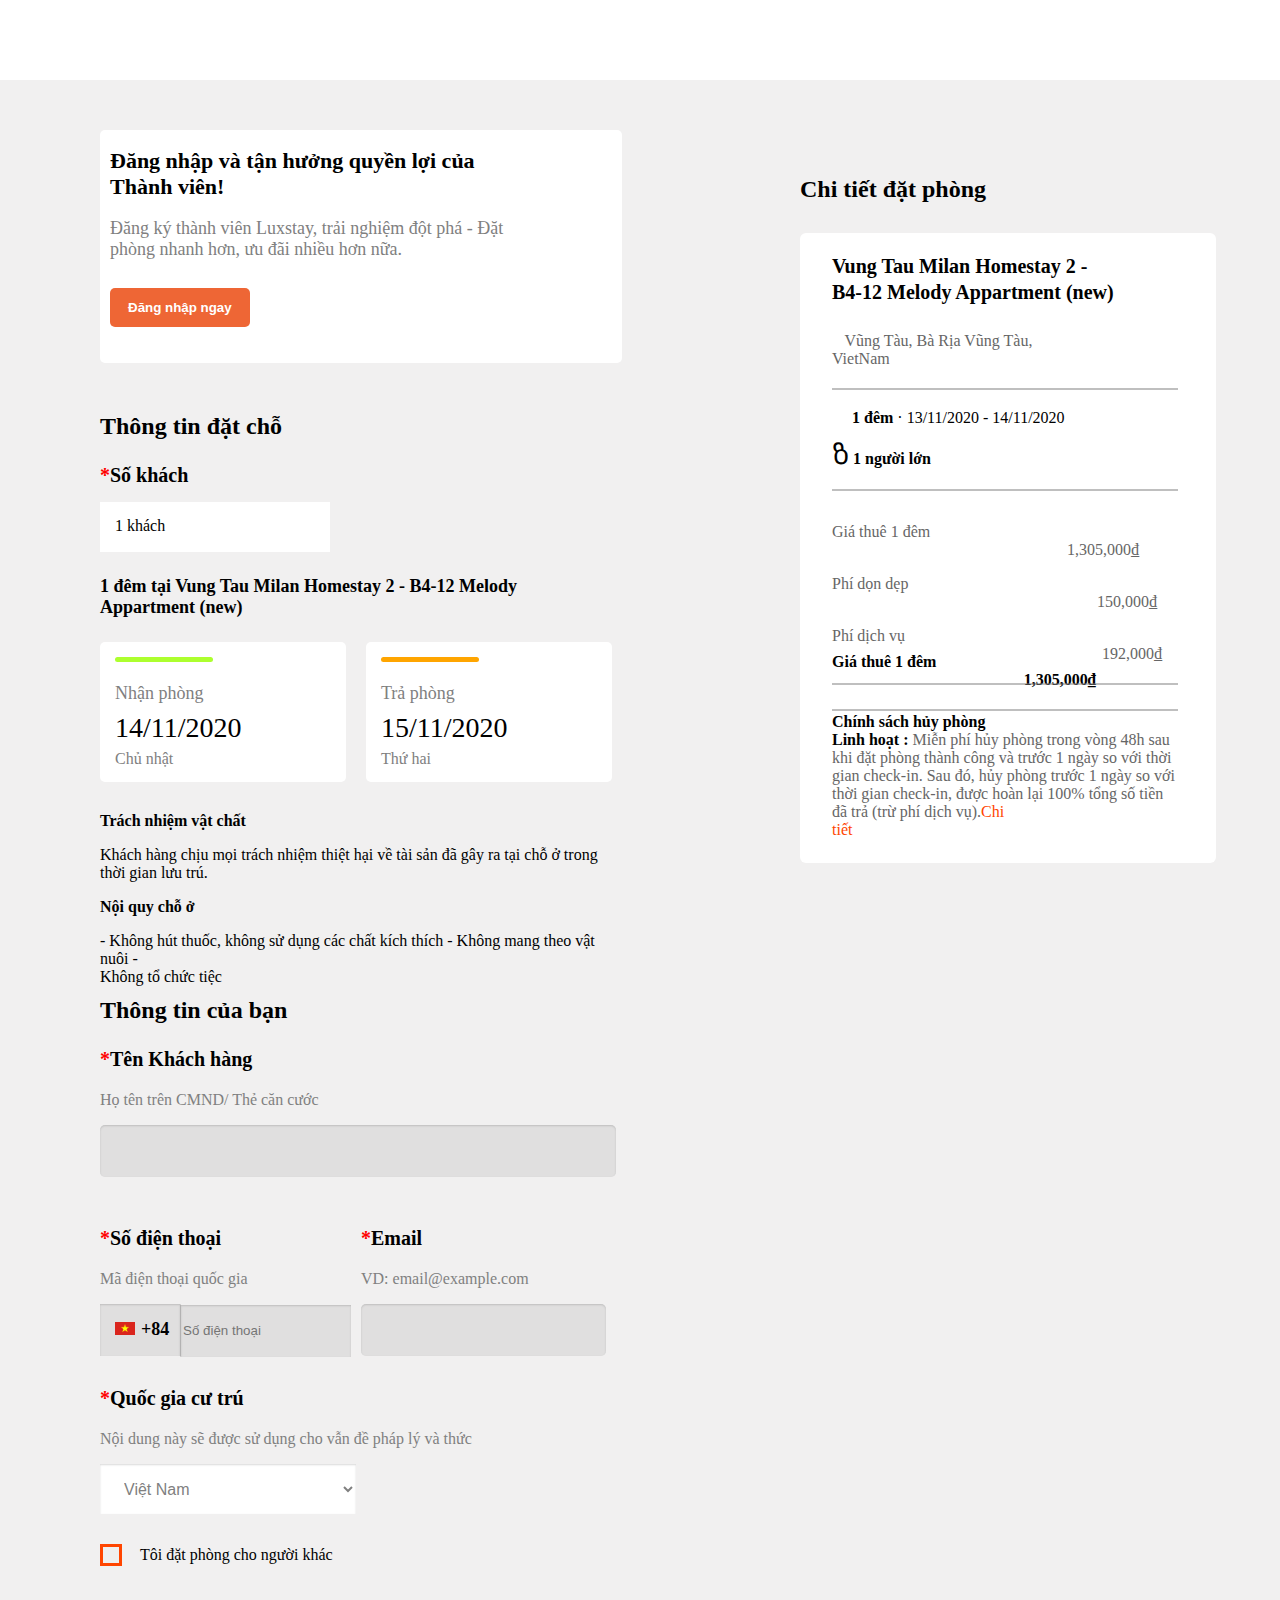
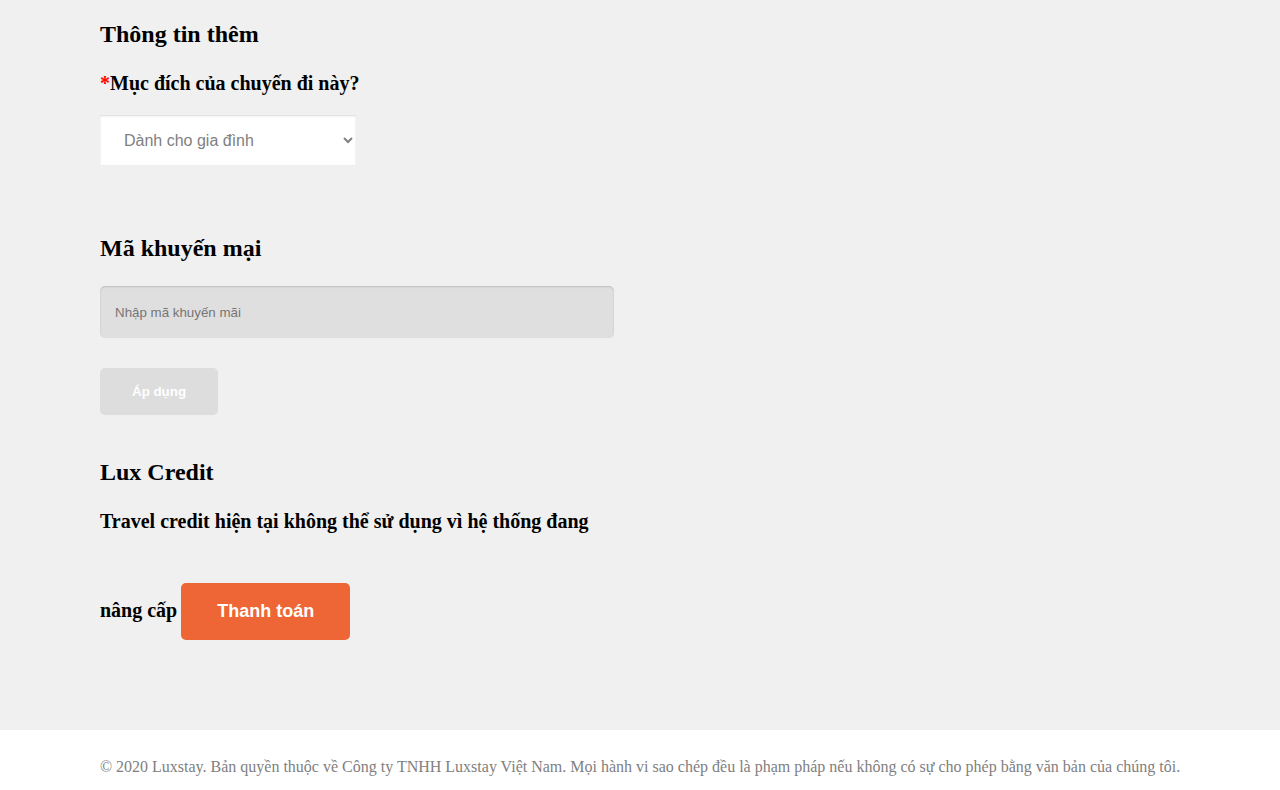
<file: template/index.html>
<!DOCTYPE html>
<html lang="en">
<head>
    <meta charset="UTF-8">
    <meta name="viewport" content="width=device-width, initial-scale=1.0">
    <title>Thanh Toán</title>
    <link rel="stylesheet" href="css/style.css">
    <link rel="stylesheet" href="https://use.fontawesome.com/releases/v5.6.3/css/all.css">
</head>
<body>

    <div class="top"></div>

    <div class="container">
        <div class="container-left">

            <div class="row-member">
                <h1>Đăng nhập và tận hưởng quyền lợi của <br>
                    Thành viên!</h1>
                <p class="row-member-p">Đăng ký thành viên Luxstay, trải nghiệm đột phá - Đặt <br>
                     phòng nhanh hơn, ưu đãi nhiều hơn nữa.</p>
                <button class="btn-log-in">Đăng nhập ngay</button>
            </div>

            <!-- thông tin đặt chỗ -->
            <div class="row-special-information">
                <h3 class="information-h3">Thông tin đặt chỗ</h3>
                <p class="information-p"><span>*</span>Số khách</p>
                <div class="number"><p class="number-p">1 khách</p></div>
            <h4 class="information-h4">1 đêm tại Vung Tau Milan Homestay 2 - B4-12 Melody Appartment (new)</h4>

            <!-- thời gian nhận trả phòng -->
            <div class="time">
                <div class="time-left">
                    <button class="btn-green"></button>
                    <p class="check-in">Nhận phòng</p>
                    <p class="date-check-in">14/11/2020</p>
                    <p class="received-date">Chủ nhật</p>
                </div>

                <div class="time-right">
                    <button class="btn-oranges"></button>
                    <p class="check">Trả phòng</p>
                    <p class="pay-day">15/11/2020</p>
                    <p class="date-check">Thứ hai</p>
                </div>
            </div>

            <label class="lable">Trách nhiệm vật chất</label>
            <p> Khách hàng chịu mọi trách nhiệm thiệt hại về tài sản đã gây ra 
                tại chỗ ở trong <br> thời gian lưu trú.
            </p>
            <label class="lable">Nội quy chỗ ở</label>
                <p>- Không hút thuốc, không sử dụng các chất kích thích - Không 
                    mang theo vật nuôi - <br> Không tổ chức tiệc
                </p>
        </div>

        <!-- thông tin của bạn -->
            <div class="row-your-information">
                <h3 class="information-h3">Thông tin của bạn</h3>
                <!-- tên khách hàng -->
                <p class="information-p"><span>*</span>Tên Khách hàng</p>
                <p class="your-information-p">Họ tên trên CMND/ Thẻ căn cước</p>
                <input type="text" class="input-name">

                <div class="input-address">
                    <div class="address-left">
                        <!-- số điện thoại -->
                        <p class="information-p"><span>*</span>Số điện thoại</p>
                        <p class="your-information-p">Mã điện thoại quốc gia</p>
                        <div class="information-sdt">
                            <img src="image/vn.png" alt="">
                            <span class="information-span">+84</span>
                        </div>
                        <input type="text" class="input-numner" placeholder="Số điện thoại">
                    </div>

                    <div class="address-right">
                        <!-- email -->
                        <p class="information-p"><span>*</span>Email</p>
                        <p class="your-information-p">VD: email@example.com</p>
                        <input type="text" class="input-email">
                    </div>
                </div>

                <!-- quốc gia -->
                <p class="information-p"><span>*</span>Quốc gia cư trú</p>
                <p class="your-information-p">Nội dung này sẽ được sử dụng cho vẫn đề pháp lý và thức</p>
                <select name="" id="" class="information-select">
                    <option value="" >Việt Nam</option>
                    <option value="">Korea</option>
                    <option value="">Japan</option>
                    <option value="">Thailand</option>
                    <option value="">Philippines</option>
                    <option value="">Cambodia</option>
                    <option value="">China</option>
                    <option value="">Indonesia</option>
                    <option value="">Laos</option>
                    <option value="">Malaysia</option>
                    <option value="">Myanmar</option>
                </select> <br>
                <button class="check-box"></button>
                <p class="check-p">Tôi đặt phòng cho người khác</p>

            </div>

            <!-- thông tin thêm -->
            <div class="row-more-information">
                <h3 class="information-h3">Thông tin thêm</h3>
                <p class="information-p"><span>*</span>Mục đích của chuyến đi này?</p>
                <select name="" id="" class="information-select">
                    <option value="" >Dành cho gia đình</option>
                    <option value="">Tổ chứ tiệc</option>
                    <option value="">Công tác</option>
                    <option value="">Khác</option>
                </select>
            </div>

            <!-- khuyến mãi -->
            <div class="row-promotion">
                <h3 class="information-h3">Mã khuyến mại</h3>
                <input type="text" class="input-promotion" placeholder="Nhập mã khuyến mãi">
                <button class="btn-promotion">Áp dụng</button>
                <h3 class="information-h3">Lux Credit</h3>
                <label class="lable-promotion">Travel credit hiện tại không thể sử dụng vì hệ thống đang nâng cấp</label>
                <button class="btn-pay">Thanh toán <i class="angle-double-right"></i></button>
            </div>

        </div>

        <!-- box thanh toán chi tiết -->
        <div class="container-right">
            <h1 class="right-title-h1">
                Chi tiết đặt phòng</h1>
            <div class="payment-details">

                <div class="right-box-1">
                    <h4 class="right-title-h4">Vung Tau Milan Homestay 2 - <br> B4-12 Melody Appartment (new)</h4>
                    <p class="right-title-p1"><i class="fad fa-map-marker-alt"></i>Vũng Tàu, Bà Rịa Vũng Tàu,<br> VietNam</p>
                    <hr class="right-hr">
                </div>

                <div class="right-box-2">
                    <i class="fal fa-calculator"></i>
                    <p class="right-title-p2"><strong>1 đêm</strong> · 13/11/2020 - 14/11/2020</p>
                    <i class="fal fa-user-alt"></i>
                    <strong>1 người lớn</strong> <br> 
                    <hr class="right-hr">
                </div>

                <div class="right-box-3">
                    <p class="right-titel-p3">Giá thuê 1 đêm <span class="item-title-span1">1,305,000₫</span></p>
                    <p class="right-titel-p3">Phí dọn dẹp <span class="item-title-span2">150,000₫</span></p>
                    <p class="right-titel-p3">Phí dịch vụ <span class="item-title-span3">192,000₫</span></p> 
                    <hr class="right-hr">
                </div>

                <div class="right-box-4">
                    <p class="right-titel-p4">Giá thuê 1 đêm <span class="item-span">1,305,000₫</span></p>
                    <hr class="right-hr">
                </div>

                <div class="right-box-5">
                    <label class="right-lable">Chính sách hủy phòng</label> <br>
                    <p class="right-title-p5"> <b>Linh hoạt :</b> Miễn phí hủy phòng trong vòng 48h sau khi đặt phòng thành công và trước 1 ngày so với thời gian check-in. Sau đó, hủy phòng trước 1 ngày so với thời gian check-in, được hoàn lại 100% tổng số tiền đã trả (trừ phí dịch vụ).<a href="">Chi <br> tiết</a></p>
                </div>

            </div>
        </div>
    </div>

    <div class="footer">
        <p class="footer-p">© 2020 Luxstay. Bản quyền thuộc về Công ty TNHH Luxstay Việt Nam. Mọi hành vi sao chép đều là phạm pháp nếu không có sự cho phép bằng văn bản của chúng tôi. </p>
    </div>
</body>
</html>
</file>
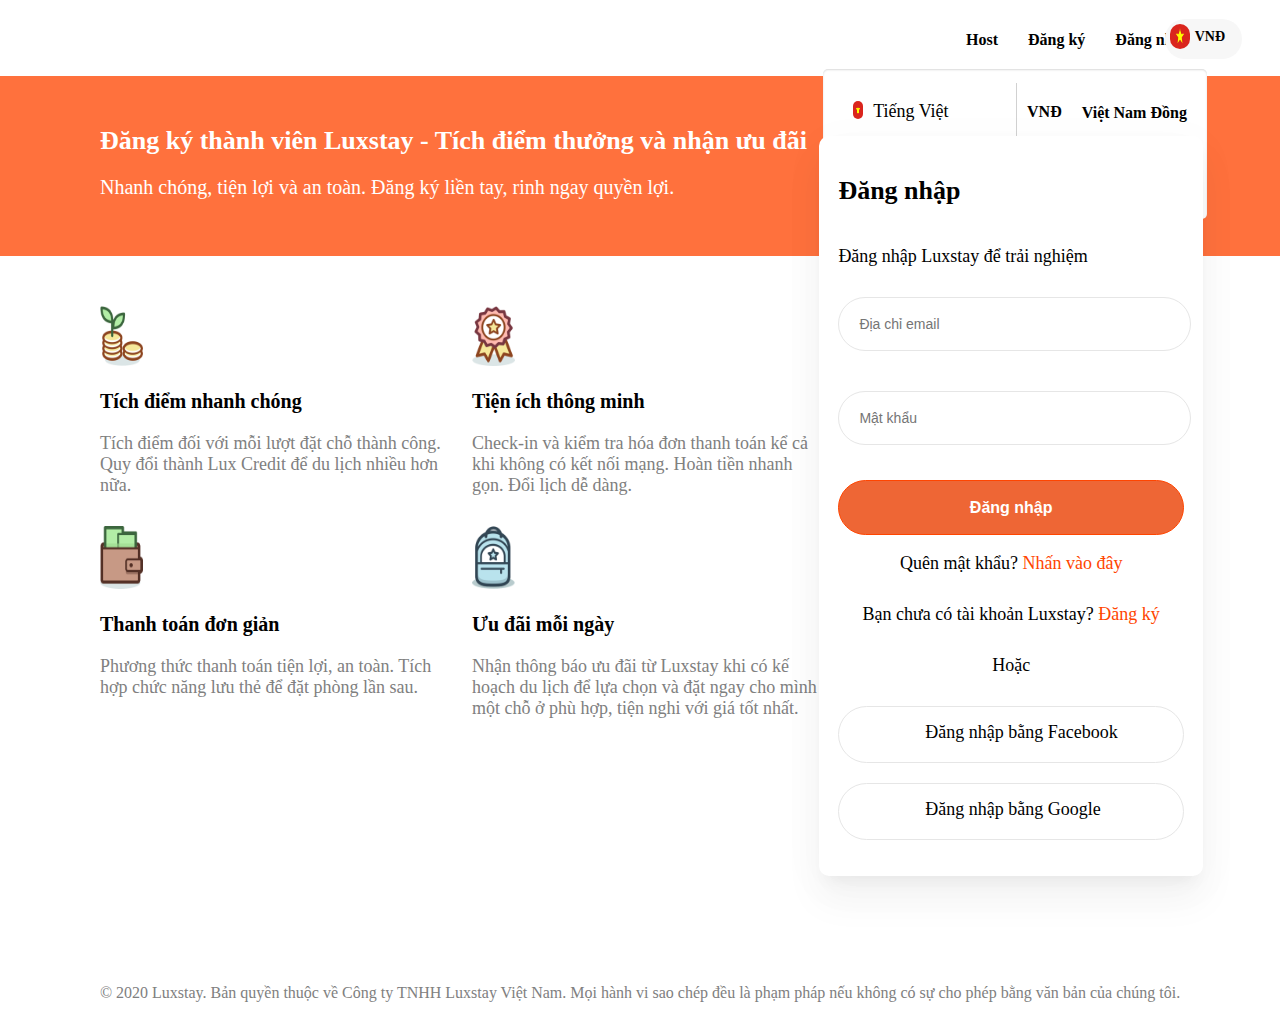
<file: template/login.html>
<!DOCTYPE html>
<html lang="en">
<head>
    <meta charset="UTF-8">
    <meta name="viewport" content="width=device-width, initial-scale=1.0">
    <title>Log In</title>
    <link rel="stylesheet" href="css/style.css">
    <link rel="stylesheet" href="https://cdnjs.cloudflare.com/ajax/libs/font-awesome/4.7.0/css/font-awesome.min.css">
</head>
<body>

    <div class="row-header">
        <ul>
            <li><a href="">Host</a></li>
            <li><a href="">Đăng ký</a></li>
            <li><a href="">Đăng nhập</a></li>
        </ul>
        <div class="country-box">
            <span class="span-img-vn"><img src="image/vn.png" alt=""></span> 
            <span class="span-vnd">VNĐ</span>
            <i class="fas fa-angle-down"></i>
            <div class="country-box-small">
                <div class="box-small-left">
                   <a class="a-hover" href="" class="language-avn"> <img class="img-vn" src="image/vn.png" alt=""><span class="span-vn">Tiếng Việt</span></a>
                   <a class="a-hover" href="" class="language-avn"> <img class="img-vn" src="image/el.png" alt=""><span class="span-vn">Englisg</span></a>
                   <a class="a-hover" href="" class="language-avn"> <img class="img-vn" src="image/HQ.jpg" alt=""><span class="span-vn">Korea</span></a>
                </div>
                <div class="box-small-right">
                    <a class="a-hover" href="" ><b class="b-dv">VNĐ</b> <span class="span-dv">Việt Nam Đồng</span></a>
                    <a class="a-hover" href=""><b class="b-dv">USD</b> <span class="span-dv">Unitel states Dollar</span></a>
                </div>
            </div>
        </div>
    </div>

    <div class="row-banner">
        <h1 class="banner-title-h1">Đăng ký thành viên Luxstay - Tích điểm thưởng và nhận ưu đãi</h1>
        <p class="banner-title-p">Nhanh chóng, tiện lợi và an toàn. Đăng ký liền tay, rinh ngay quyền lợi.</p>
    </div>

<!-- box home -->
    <div class="row-home">
        <div class="home-left">

            <!-- box 1 -->
            <div class="home-box1">
                <img src="image/1.png" alt="">
                <h3 class="home-title-h3">Tích điểm nhanh chóng</h3>
                <p class="home-title-p">Tích điểm đối với mỗi lượt đặt chỗ thành công. Quy đổi thành Lux Credit để du lịch nhiều hơn nữa.</p>
            </div>
            <!-- box2 -->

            <div class="home-box2">
                <img src="image/2.png" alt="">
                <h3 class="home-title-h3">Tiện ích thông minh</h3>
                <p class="home-title-p">Check-in và kiểm tra hóa đơn thanh toán kể cả khi không có kết nối mạng. Hoàn tiền nhanh gọn. Đổi lịch dễ dàng.</p>
            </div>
            <!-- box3 -->

            <div class="home-box3">
                <img src="image/3.png" alt="">
                <h3 class="home-title-h3">Thanh toán đơn giản</h3>
                <p class="home-title-p">Phương thức thanh toán tiện lợi, an toàn. Tích hợp chức năng lưu thẻ để đặt phòng lần sau.</p>
            </div>

            <!-- box4 -->
            <div class="home-box4">
                <img src="image/4.png" alt="">
                <h3 class="home-title-h3">Ưu đãi mỗi ngày</h3>
                <p class="home-title-p">Nhận thông báo ưu đãi từ Luxstay khi có kế hoạch du lịch để lựa chọn và đặt ngay cho mình một chỗ ở phù hợp, tiện nghi với giá tốt nhất.</p></div>
            </div>

            <!-- ĐĂNG NHẬP -->
        <div class="home-right">
            <div class="account">
                <h3 class="account-title-h3">Đăng nhập</h3>
                <label class="account-title-label">Đăng nhập Luxstay để trải nghiệm</label>

                <!-- input email -->
                <input type="text" class="account-input-email" placeholder="Địa chỉ email" >
                <i class="far fa-envelope-square"></i>

                <!-- input mật khẩu -->
                <input type="text" class="account-input-email" placeholder="Mật khẩu" >
                <i class="far fa-envelope-square"></i>

                <!-- input đăng nhập -->
                <button class="account-button-login">Đăng nhập</button>
                <p class="account-title-p1">Quên mật khẩu? <a href="">Nhấn vào đây</a></p>
                <p class="account-title-p2">Bạn chưa có tài khoản Luxstay? <a href="">Đăng ký</a></p>
                <p class="account-title-p3">Hoặc</p>
                <div class="account-body">
                    <div class="account-face">
                        <span>Đăng nhập bằng Facebook</span>
                        <i class="fab fa-facebook-square"></i>
                    </div>
                    <div class="account-google">
                        <span>Đăng nhập bằng Google</span>
                        <i class="fab fa-google"></i>
                    </div>
                </div>
            </div>

        </div>

    </div>

    <div class="footer">
        <p class="footer-p">© 2020 Luxstay. Bản quyền thuộc về Công ty TNHH Luxstay Việt Nam. Mọi hành vi sao chép đều là phạm pháp nếu không có sự cho phép bằng văn bản của chúng tôi. </p>
    </div>

</body>
</html>
</file>
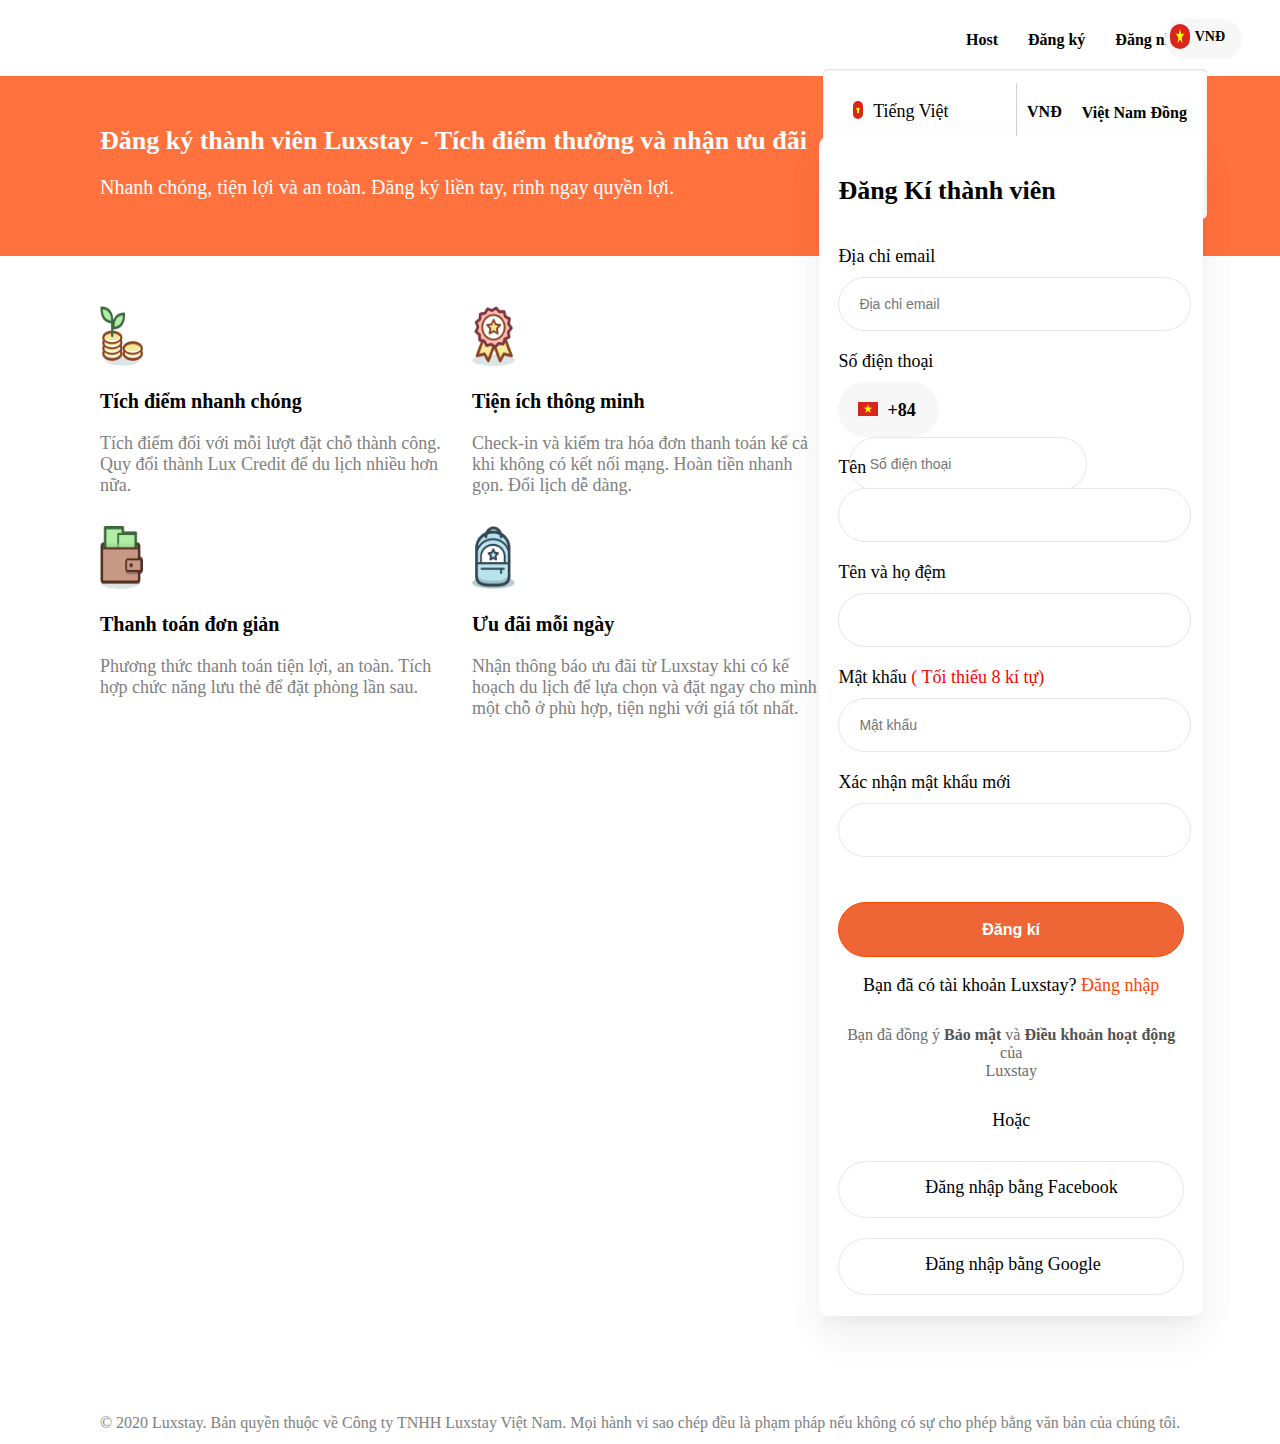
<file: template/registration.html>
<!DOCTYPE html>
<html lang="en">
<head>
    <meta charset="UTF-8">
    <meta name="viewport" content="width=device-width, initial-scale=1.0">
    <title>Registration</title>
    <link rel="stylesheet" href="css/style.css">
    <link rel="stylesheet" href="https://cdnjs.cloudflare.com/ajax/libs/font-awesome/4.7.0/css/font-awesome.min.css">
</head>
<body>
    <div class="row-header">
        <ul>
            <li><a href="">Host</a></li>
            <li><a href="">Đăng ký</a></li>
            <li><a href="">Đăng nhập</a></li>
        </ul>
        <div class="country-box">
            <span class="span-img-vn"><img src="image/vn.png" alt=""></span> 
            <span class="span-vnd">VNĐ</span>
            <i class="fas fa-angle-down"></i>
            <div class="country-box-small">
                <div class="box-small-left">
                   <a class="a-hover" href="" class="language-avn"> <img class="img-vn" src="image/vn.png" alt=""><span class="span-vn">Tiếng Việt</span></a>
                   <a class="a-hover" href="" class="language-avn"> <img class="img-vn" src="image/el.png" alt=""><span class="span-vn">Englisg</span></a>
                   <a class="a-hover" href="" class="language-avn"> <img class="img-vn" src="image/HQ.jpg" alt=""><span class="span-vn">Korea</span></a>
                </div>
                <div class="box-small-right">
                    <a class="a-hover" href="" ><b class="b-dv">VNĐ</b> <span class="span-dv">Việt Nam Đồng</span></a>
                    <a class="a-hover" href=""><b class="b-dv">USD</b> <span class="span-dv">Unitel states Dollar</span></a>
                </div>
            </div>
        </div>
    </div>

    <!-- box home -->   
    <div class="row-banner">
        <h1 class="banner-title-h1">Đăng ký thành viên Luxstay - Tích điểm thưởng và nhận ưu đãi</h1>
        <p class="banner-title-p">Nhanh chóng, tiện lợi và an toàn. Đăng ký liền tay, rinh ngay quyền lợi.</p>
    </div>

    <div class="row-home1">
        <div class="home-left1">
            <!-- box 1 -->
            <div class="home-box1">
                <img src="image/1.png" alt="">
                <h3 class="home-title-h3">Tích điểm nhanh chóng</h3>
                <p class="home-title-p">Tích điểm đối với mỗi lượt đặt chỗ thành công. Quy đổi thành Lux Credit để du lịch nhiều hơn nữa.</p>
            </div>

            <!-- box 2 -->
            <div class="home-box2">
                <img src="image/2.png" alt="">
                <h3 class="home-title-h3">Tiện ích thông minh</h3>
                <p class="home-title-p">Check-in và kiểm tra hóa đơn thanh toán kể cả khi không có kết nối mạng. Hoàn tiền nhanh gọn. Đổi lịch dễ dàng.</p>
            </div>

            <!-- box 3 -->
            <div class="home-box3">
                <img src="image/3.png" alt="">
                <h3 class="home-title-h3">Thanh toán đơn giản</h3>
                <p class="home-title-p">Phương thức thanh toán tiện lợi, an toàn. Tích hợp chức năng lưu thẻ để đặt phòng lần sau.</p>
            </div>

            <!-- box 4 -->
            <div class="home-box4">
                <img src="image/4.png" alt="">
                <h3 class="home-title-h3">Ưu đãi mỗi ngày</h3>
                <p class="home-title-p">Nhận thông báo ưu đãi từ Luxstay khi có kế hoạch du lịch để lựa chọn và đặt ngay cho mình một chỗ ở phù hợp, tiện nghi với giá tốt nhất.</p>
            </div>

        </div>

        <!-- ĐĂNG KÍ -->
        <div class="home-right1">
            <div class="account1">
                <h3 class="account-title-h3">Đăng Kí thành viên</h3>
                <label class="account-title-label">Địa chỉ email</label>

                <!-- input email -->
                <input type="text" class="account-input-email1" placeholder="Địa chỉ email" >
                <i class="far fa-envelope-square"></i> 

                <!-- số điện thoại -->
                <label class="account-title-label">Số điện thoại</label>
                <div class="account-sdt">
                    <div class="contact-sdt">
                        <img src="image/vn.png" alt="">
                        <span class="contact-sdt-span">+84</span>
                    </div>
                    <input type="text" class="account-input-sdt" placeholder="Số điện thoại" >
                </div>

                <!-- tên -->
                <label class="account-title-label">Tên</label>
                <input type="text" class="account-input-email1" >

                 <!-- tên và họ đệm -->
                <label class="account-title-label">Tên và họ đệm</label>
                <input type="text" class="account-input-email1" >

                 <!-- mật khẩu -->
                <label class="account-title-label">Mật khẩu <span>( Tối thiểu 8 kí tự)</span></label>
                <input type="text" class="account-input-email1" placeholder="Mật khẩu" >
                <i class="far fa-envelope-square"></i> 

                 <!-- xác nhận mk mới -->
                <label class="account-title-label">Xác nhận mật khẩu mới</label>
                <input type="text" class="account-input-email1" >
                <i class="far fa-envelope-square"></i>
                
                 <!-- button đăng kí -->
                <button class="account-button-login">Đăng kí</button>
                <p class="account-title-p1">Bạn đã có tài khoản Luxstay? <a href="">Đăng nhập</a></p>
                <p class="account-title-p5">Bạn đã đồng ý <a href="">Bảo mật</a> và <a href="">Điều khoản hoạt động</a> của <br> Luxstay</p>
                <p class="account-title-p3">Hoặc</p>
                <!--  facebook -->
               
                <div class="account-body">
                    <div class="account-face">
                        <span>Đăng nhập bằng Facebook</span>
                        <i class="fab fa-facebook-square"></i>
                    </div>
                    <div class="account-google">
                        <span>Đăng nhập bằng Google</span>
                        <i class="fab fa-google"></i>
                    </div>
                </div>
            </div>

        </div>

    </div>

    <div class="footer">
        <p class="footer-p">© 2020 Luxstay. Bản quyền thuộc về Công ty TNHH Luxstay Việt Nam. Mọi hành vi sao chép đều là phạm pháp nếu không có sự cho phép bằng văn bản của chúng tôi. </p>
    </div>
</body>
</html>
</file>
<file: template/css/style.css>
body{
    margin: auto;
    padding: 0;
}
.top{
    width: 100%;
    height: 80px;
    background-color: rgb(255, 255, 255);
}
.container{
    width: 100%;
    height: 2250px;
    background-color: rgba(233, 231, 232, 0.644);
    position: relative;
}
.container-left{
    width: 50%;
    height: 2260px;
    position: absolute;
    padding-left: 100px;
    margin-top: 50px;
}
.row-member{
    width: 80%;
    height: 230px;
    background-color: white;
    padding-left: 10px;
    padding-top: 3px;
    border-radius: 5px;
}
.row-member h1{
    font-size: 22px;
}
.row-member-p{
    font-size: 18px;
    color: gray;
}
.btn-log-in{
    border-radius: 5px;
    background-color: rgb(238, 102, 53);
    border: rgb(236, 65, 3);
    color: white;
    font-weight: bold;
    margin-top: 10px;
    padding: 12px 18px;
}
.row-special-information{
    height: 560px;
    width: 80%;
    margin-top: 50px;
}
.information-h3{
    font-size: 24px;
    font-weight: bold;
}
span{color: red;}
.information-p{
    font-size: 20px;
    font-weight: bold;
}
.number{
    background-color: white;
    width: 45%;
    height: 50px;
    margin-top: -5px;
}
.number-p{
    font-size: 16px;
    padding: 15px;  
}
.information-h4{
    font-size: 18px;
}
.time{
    width: 100%;
    height: 140px;
    margin-bottom: 30px;
}
.time-left{
    width:calc(50% - 10px);
    background-color:white;
    float: left;
    height: 140px;
    border-radius: 5px;
}
.btn-green{
    width: 40%;
    height: 5px;
    background-color: greenyellow;
    border: greenyellow;
    border-radius: 3px;
    margin: 15px;
    margin-bottom: -20px;
}
.btn-oranges{
    width: 40%;
    height: 5px;
    background-color: orange;
    border: orange;
    border-radius: 3px;
    margin: 15px;
    margin-bottom: -20px;
}
.check-in{
    font-size: 18px;
    margin-bottom: -20px;
    padding-left: 15px;
    color: grey;
}
.date-check-in{
    font-size: 28px;
    margin-bottom: -10px;
    padding-left: 15px;
}
.received-date{
    font-size: 16px;
    padding-left: 15px;
    color: grey;
}
.check{
    font-size: 18px;
    margin-bottom: -20px;
    padding-left: 15px;
    color: grey;
}
.pay-day{
    font-size: 28px;
    margin-bottom: -10px;
    padding-left: 15px;
}
.date-check{
    font-size: 16px;
    padding-left: 15px;
    color: grey;
}
.time-right{
    width:calc(50% - 10px);
    background-color: white;
    float: left;
    height: 140px;
    margin-left: 20px;
    border-radius: 5px;
}
.lable{
    font-size: 16px;
    font-weight: bold;
}
.row-your-information{
    height: 600px;
    width: 80%;
}
.your-information-p{
    color: gray;
}
.input-name{
    width: 100%;
    height: 50px;
    background-color: rgba(0,0,0,.07)!important;
    border: gray;
    box-shadow: inset 0 1px 2px 0 rgba(0,0,0,.15)!important;
    border: none;
    border-radius: 5px;
}
.input-address{
    width: 100%;
    height: 160px;
    margin-top: 30px;
}
.address-left{
    width: calc(50% - 5px);
    float: left;
    height: 160px;
}
.information-sdt{
    width: 32%;
    height: 52px;
    float: left;
    box-shadow: inset 0 1px 2px 0 rgba(0,0,0,.15)!important;
    background-color: rgba(0,0,0,.07)!important;
    border-right: 1px solid  rgba(0,0,0,.07);
}
.information-sdt img{
    width: 25%;
    margin-top: 18px;
    margin-left: 15px;
}
.information-span{
    color: black;
    font-weight: bold;
    margin-left: 2px;
    margin-top: -10px;
    font-size: 18px;
}
.address-right{
    width: calc(50% - 5px);
    float: left;
    height: 160px;
    margin-left: 10px;
}
.input-numner{
    width: calc(70% - 10px);
    height: 50px;
    box-shadow: inset 0 1px 2px 0 rgba(0,0,0,.15)!important;
    background-color: rgba(0,0,0,.07)!important;
    border: none;
    margin-left: 31.9%;
    float: left;
    margin-top: -51.5px;
    border-left: 1px solid  rgba(0,0,0,.07);
}
.input-email{
    width: calc(100% - 10px);
    height: 50px;
    box-shadow: inset 0 1px 2px 0 rgba(0,0,0,.15)!important;
    background-color: rgba(0,0,0,.07)!important;
    border: none;
    border-radius: 5px;
}
.information-select{
    width: 50%;
    height: 50px;
    background-color: white;
    border: gray;
    box-shadow: inset 0 1px 2px 0 rgba(0,0,0,.15)!important;
    font-size: 16px;
    color: gray;
    line-height: 30px;
    padding-left: 20px;
}
option{
    padding-top: 30px;
}
.check-box{
    padding: 8px 8px;
    border: 3px solid orangered;
    margin-top: 30px;
}
.check-p{
    margin-left: 40px;
    margin-top: -20px;
}
.row-more-information{
    width: 80%;
    height: 190px;
}
.row-promotion{
    width: 80%;
    height: 460px;
}
.input-promotion{
    width: 97%;
    height: 50px;
    background-color: honeydew;
    border: gray;
    box-shadow: inset 0 1px 2px 0 rgba(0,0,0,.15)!important;
    background-color: rgba(0,0,0,.07)!important;
    border: none;
    border-radius: 5px;
    padding-left: 15px;
}
.btn-promotion{
    padding: 16px 32px;
    border-radius: 5px;
    border: grey;
    margin-top: 30px;
    color: white;
    font-weight: bold;
    margin-bottom: 20px;
    background-color: rgb(221, 221, 221);
}
.lable-promotion{
    font-size: 20px;
    font-weight: bold;
    padding-top: 40px;
}
.btn-pay{
    padding: 18px 36px;
    border-radius: 5px;
    background-color: rgb(238, 102, 53);
    border: rgb(236, 65, 3);
    color: white;
    font-weight: bold;
    font-size: 18px;
    margin-top: 50px;
}
.btn-pay:hover{
    background-color: rgb(238, 110, 64);
}
.footer{
    background-color: white;
    width: 100%;
    height: 60px;
    margin-top: -18px;
}
.footer-p{
    text-align: center;
    padding-top: 30px;
    color: grey;
}
/* css right */
.container-right{
    width: 50%;
    height: 2210px;
    position: absolute;
    margin-left: 50%;
    margin-top: 50px;
}
.right-title-h1{
    padding-left: 25%;
    padding-top: 30px;
    font-size: 24px;
}
.payment-details{
    width: 60%;
    height: 630px;
    background-color: white;
    margin-left: 25%;
    margin-top: 30px;
    padding-left: 5%;
    border-radius: 6px;
}
.right-box-1{
    width: 90%;
    height: 150px;
}
.right-box-1:hover .right-title-p1{
    color: rgb(248, 127, 58);
}
.right-box-1:hover{
    color: rgb(255, 94, 0);
}
.right-title-h4{
    line-height: 26px;
    padding-top: 20px;
    font-size: 20px;
}
.right-title-p1{
    color: rgb(102, 102, 102);
}
.right-hr{
    border: 0.5px solid grey;
    opacity: 50%;
    margin-top: 20px;
}
.right-box-2{
    width: 90%;
    height: 100px;
    margin-top: 20px;
}
.fa-calculator{
    font-size: 26px;
}
.fa-user-alt{
    font-size: 26px;
}
.right-title-p2{
    margin-top: -20px;
    margin-left: 20px;
}
.right-box-3{
    width: 90%;
    height: 110px;
    margin-top: 20px;  
}
.right-titel-p3{
    font-size: 16px;
    color: rgb(102, 102, 102);
}
.item-title-span1{
    margin-left: 235px;
}
.item-title-span2{
    margin-left: 265px;
}
.item-title-span3{
    margin-left: 270px;
}
.item-title-span1, .item-title-span2, .item-title-span3{
    color: rgb(102, 102, 102);
    font-size: 16px;
}
.right-box-4{
    width: 90%;
    height: 40px;
    margin-top: 20px;
   
}
.right-titel-p4{
    font-weight: bold;
}
.item-span{
    font-weight: bold;
    margin-left: 55.5%;
    color: black;
}
.right-box-5{
    width: 90%;
    height: 120px;
    margin-top: 20px;
    
}
.right-title-p5{
    margin-top: 0px;
    /* margin-left: 80px; */
    color: rgb(102, 102, 102);
}
.right-title-p5 a{
    text-decoration: none;
    color: orangered;
}
.right-title-p5 a:hover{
    color: black;
}
.right-lable{
    font-weight: bold;
    font-size: 16px;
}
b{
    color: black;
}

/* ===================================== CSS Registration ================================== */
.row-header{
    width: 100%;
    height: 80px;
    background-color:white;
    margin-top: -15px;
}
.row-header ul{
    margin-left: 70%;
}
.row-header a{
    text-decoration: none;
    float: left;
    padding-left: 30px;
    font-size: 16px;
    color: black;
    padding-top: 30px;
    font-weight: bold;
}
.row-header a:hover{
    color: orangered;
}
.row-header li{
    list-style: none;   
}
.row-header .country-box{
    width: 6%;
    height: 40px;
    background-color: rgb(247, 247, 247);
    margin-left: 91%;
    float: left;
    margin-top: -30px;
    border-radius: 40px;
}
.country-box .span-img-vn{
    width: 10%;
    height: 30px;
}
.country-box .span-img-vn img{
    width: 26%;
    border-radius: 100px;
    height: 25px;
    margin-top: 5px;
    margin-left: 5px;
    float: left;
}
.span-vnd{
    font-size: 14px;
    font-weight: bold;
    color: black;
    float: left;
    padding: 10px 5px;
}
.fa-angle-down{
    padding-top: 10px;
    float: left;
}
.country-box-small{
    width: 500%;
    height: 150px;
    background-color: white;
    margin-top: 50px;
    margin-left: -445%;
    box-shadow: inset 0 1px 2px 0 rgba(0,0,0,.15)!important;
    border-radius: 5px;
}
.box-small-left{
    width: calc(50% - 2px);
    height: 150px;
    float: left;
}
.img-vn{
    width: 9%;
    height: 18px;
    border-radius: 20px;
    float: left;
    margin-top: -12px;
}
.span-vn{
    color: black;
    margin-left: 10px;
    float: left;
    font-size: 18px;
    font-weight: normal;
    margin-top: -22px;
    line-height: 40px;
}
.img-el{
    width: 8%;
    height: 18px;
    border-radius: 20px;
    margin-left: 100px;
}
.img-hq{
    width: 8%;
    height: 18px;
    border-radius: 20px;
    margin: 20px -100px;
}
.language-a{
    margin-top: -10px;
    margin-left: 20px;
}
.box-small-right{
    width: calc(50% - 2px);
    height: 150px;
    float: left;
    margin-left: 3px;
    border-left: 1px solid rgb(209, 209, 209);
}
.a-hover :hover{
    color: rgb(253, 105, 6);
}
.b-dv{
    float: left;
    margin-left: -20px;
    margin-top: -10px;
}
.span-dv{
    color: rgb(0, 0, 0);
    font-size: 16px;
    float: left;
    margin-left: 20px;
    margin-top: -15px;
    line-height: 30px;
}
.row-banner{
    width: 100%;
    height: 180px; 
    background-color: rgb(255, 113, 61);
    margin-top: -22px;
}
.banner-title-h1{
    padding-top: 50px;
    padding-left: 100px;
    font-size: 26px;
    color: white;
}
.banner-title-p{
    font-size: 20px;
    color: white;
    padding-left: 100px;
}
/* css home */
.row-home{
    background-color: white;
    height: 700px;
    width: 100%;
    position: relative;
}
/* left */
.home-left{
    width: 57%;
    height: 500px;
    position: absolute;
    margin-left: 100px;
}
.home-box1{
    width: calc(50% - 10px);  
    height: 220px;
    float: left;
    margin-top: 50px;
}
.home-box2{
    width: calc(50% - 10px);
    height: 220px;
    margin-left: 51%;
    margin-top: 50px;
}
.home-box3{
    width: calc(50% - 10px);
    height: 230px;
    float: left;
}
.home-box4{
    width: calc(50% - 10px);
    height: 230px;
    margin-left: 51%;
}
.home-box1 img, .home-box2 img, .home-box3 img, .home-box4 img{
    width: 12%;
    height:27%;
}
.home-title-h3{
    font-size: 20px;
}
.home-title-p{
    font-size: 18px;
    color: grey;
}
/* right */
.home-right{
    width: 30%;
    height: 740px;
    background-color: white;
    position: absolute;
    margin-left: 64%;
    margin-top: -120px;
    border-radius: 10px;
    box-shadow: 0 9px 46px 8px rgba(0,0,0,.02), 0 24px 38px 3px rgba(0,0,0,.04), 0 11px 15px -7px rgba(0,0,0,.05);
}
.account{
    width:90%;
    height: 700px;
    background-color: white;
    margin-left: 5%;
    margin-top: 40px;
}
.account-title-h3{
    font-size: 26px;
    margin-bottom: 40px;
    font-weight: bold;
}
.account-title-label{
    font-size: 18px;
}
.account-input-email{
    width: 95%;
    height: 50px;
    border-radius: 50px;
    padding-left: 20px;
    font-size: 14px;
    border: 1px solid #e6e6e6;
    transition: all .3s;
    -moz-appearance: none;
    -webkit-appearance: none;
    margin-top: 30px;
    margin-bottom: 10px;
}
.fa-envelope-square{
    font-size: 28px;
    color: red;
    margin-left: -40px;
    padding-top: 50px;
}
.account-button-login{
    height: 55px;
    width: 100%;
    border-radius: 50px;
    background-color: rgb(238, 102, 53);
    border: 1px solid orangered;
    color:white;
    font-weight: bold;
    font-size: 16px;
    margin-top: 25px;
}
.account-title-p1{
    text-align: center;
    font-size: 18px;
    margin-bottom: 30px;
}
.account-title-p1 a{
    text-decoration: none;
    color: orangered;
}
.account-title-p1 a:hover{
    color: black;
}
.account-title-p2{
    text-align: center;
    font-size: 18px;
    margin-bottom: 30px;
}
.account-title-p2 a{
    text-decoration: none;
    color: orangered;
}
.account-title-p2 a:hover{
    color: black;
}
.account-title-p3{
    text-align: center;
    font-size: 18px;
}
.account-face{
    width: calc(100% - 2px);
    height: 55px;
    border: 1px solid #e6e6e6;
    border-radius: 50px;
    margin-top: 50px;
}
.account-face span{
    text-align: center;
    font-size: 16px;
    color: grey;
    margin-left: 35%;
    padding-top: 30px;
}
.account-face p:hover{
    color: orangered;
}
.account-google{
    width: calc(100% - 2px);
    height: 55px;
    border: 1px solid #e6e6e6;
    border-radius: 50px;
    margin-top: 20px;
}
.account-google p{
    text-align: center;
    font-size: 18px;
    color: grey;
    padding: 0;
}
.account-google p:hover{
    color: orangered;
}
.fa-facebook-square{
    font-size: 26px;
    margin-left: 91%;
}
.fa-google{
    font-size: 26px;
    margin-left: 91%;
}
/* ********************************** CSS TRANG REGISTRATION ************************************ */
.account-sdt{
    width: 100%;
    height: 55px;
    margin-top: 10px;
    margin-bottom: 20px;
}
.contact-sdt{
    width: 29%;
    height: 55px;
    background-color: rgb(247, 247, 247);
    float: left;
    border-radius: 50px;
}
.contact-sdt img{
    width: 20%;
    margin-left: 20px;
    margin-top: 20px;
}
.contact-sdt-span{
    font-size: 18px;
    color: black;
    font-weight: bold;
    margin-top: -10px;
    margin-left: 5px;
}
.account-input-sdt{
    height: 50px;
    width: 62%;
    border-radius: 50px;
    margin-left: 3%;
    border: 1px solid #e6e6e6;
    padding-left: 20px;
    font-size: 14px;
}

/* ________________________________________________________________________________________________- */
.row-home1{
    background-color: white;
    height: 1130px;
    width: 100%;
    position: relative;
}
.home-left1{
    width: 57%;
    height: 700px;
    position: absolute;
    margin-left: 100px;
}
.home-box1{
    width: calc(50% - 10px);  
    height: 220px;
    float: left;
    margin-top: 50px;
}
.home-box2{
    width: calc(50% - 10px);
    height: 220px;
    margin-left: 51%;
    margin-top: 50px;
}
.home-box3{
    width: calc(50% - 10px);
    height: 230px;
    float: left;
}
.home-box4{
    width: calc(50% - 10px);
    height: 230px;
    margin-left: 51%;
}
.home-box1 img, .home-box2 img, .home-box3 img, .home-box4 img{
    width: 12%;
    height:27%;
}
.home-title-h3{
    font-size: 20px;
}
.home-title-p{
    font-size: 18px;
    color: grey;
}
.home-right1{
    width: 30%;
    height: 1180px;
    background-color: white;
    position: absolute;
    margin-left: 64%;
    margin-top: -120px;
    border-radius: 10px;
    box-shadow: 0 9px 46px 8px rgba(0,0,0,.02), 0 24px 38px 3px rgba(0,0,0,.04), 0 11px 15px -7px rgba(0,0,0,.05);
}
.account1{
    width:90%;
    height: 1080px;
    background-color:white;
    margin-left: 5%;
    margin-top: 40px;
}

.account-title-p5{
    text-align: center;
    font-size: 16px;
    margin-bottom: 30px;
    color: rgb(107, 107, 107);
}
.account-title-p5 a{
    text-decoration: none;
    color: rgb(83, 83, 83);
    font-weight: bold;
}
.account-title-p5 a:hover{
    color: orangered;
}
.account-title-p2{
    text-align: center;
    font-size: 18px;
    margin-bottom: 30px;
}
.account-title-p2 a{
    text-decoration: none;
    color: orangered;
}
.account-title-p2 a:hover{
    color: black;
}
.account-title-p3{
    text-align: center;
    font-size: 18px;
}
.account-face{
    width: calc(100% - 2px);
    height: 55px;
    border: 1px solid #e6e6e6;
    border-radius: 50px;
}
.account-face span{
    font-size: 18px;
    margin-left: 25%;
    float: left;
    margin-top: -15px;
    color: black;
}
.account-face span:hover{
    color: orangered;
}
.account-google{
    width: calc(100% - 2px);
    height: 55px;
    border: 1px solid #e6e6e6;
    border-radius: 50px;
    margin-top: 20px;
}
.account-google span{
    font-size: 18px;
    margin-left: 25%;
    float: left;
    margin-top: 15px;
    color: black;
}
.account-google span:hover{
    color: orangered;
}
.fa-facebook-square{
    font-size: 24px;
    float: left;
    margin-top: -24px;
}
.fa-google{
    font-size: 24px;
    float: left;
    margin-top: -24px;
}
.account-input-email1{
    width: 95%;
    height: 50px;
    border-radius: 50px;
    padding-left: 20px;
    font-size: 14px;
    border: 1px solid #e6e6e6;
    transition: all .3s;
    -moz-appearance: none;
    -webkit-appearance: none;
    margin-top: 10px;
    margin-bottom: 20px;
}
.account-body{
    width: 100%;
    height: 140px;
    margin-top: -20px;
}
</file>
